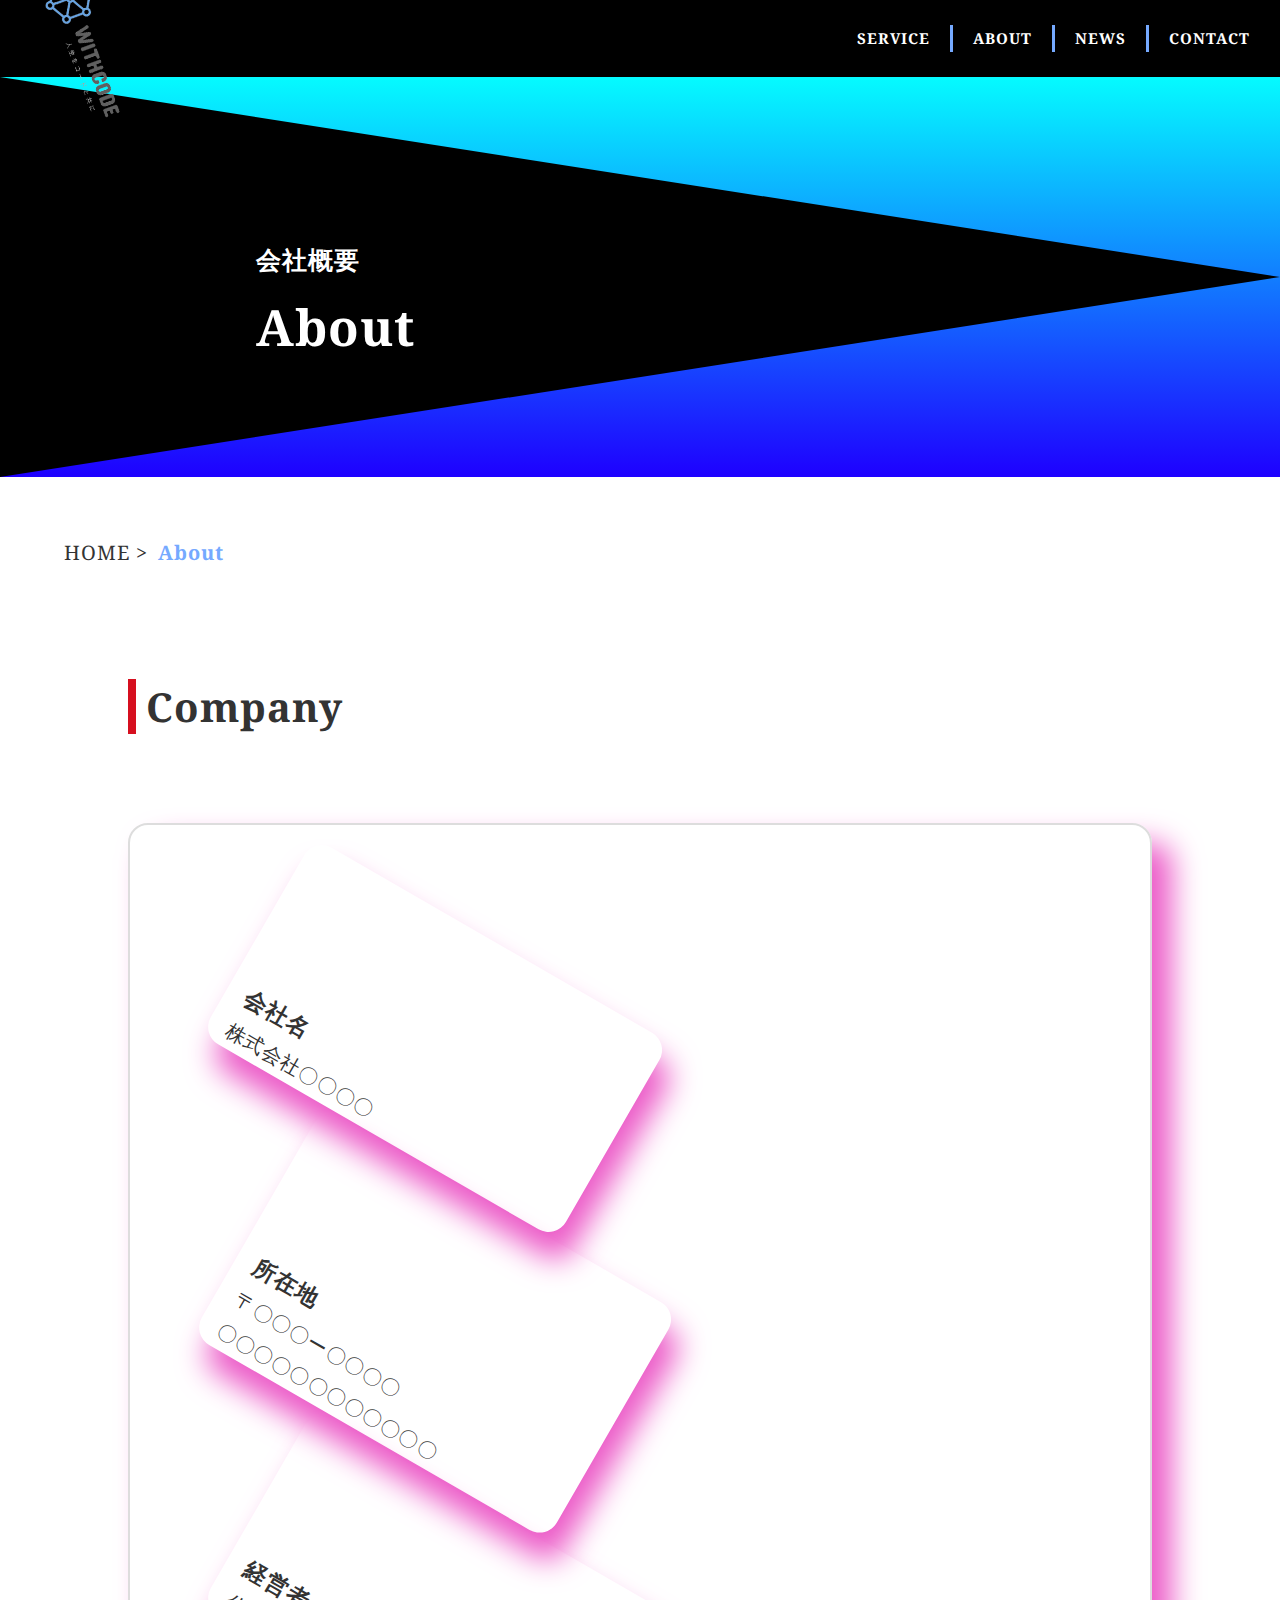
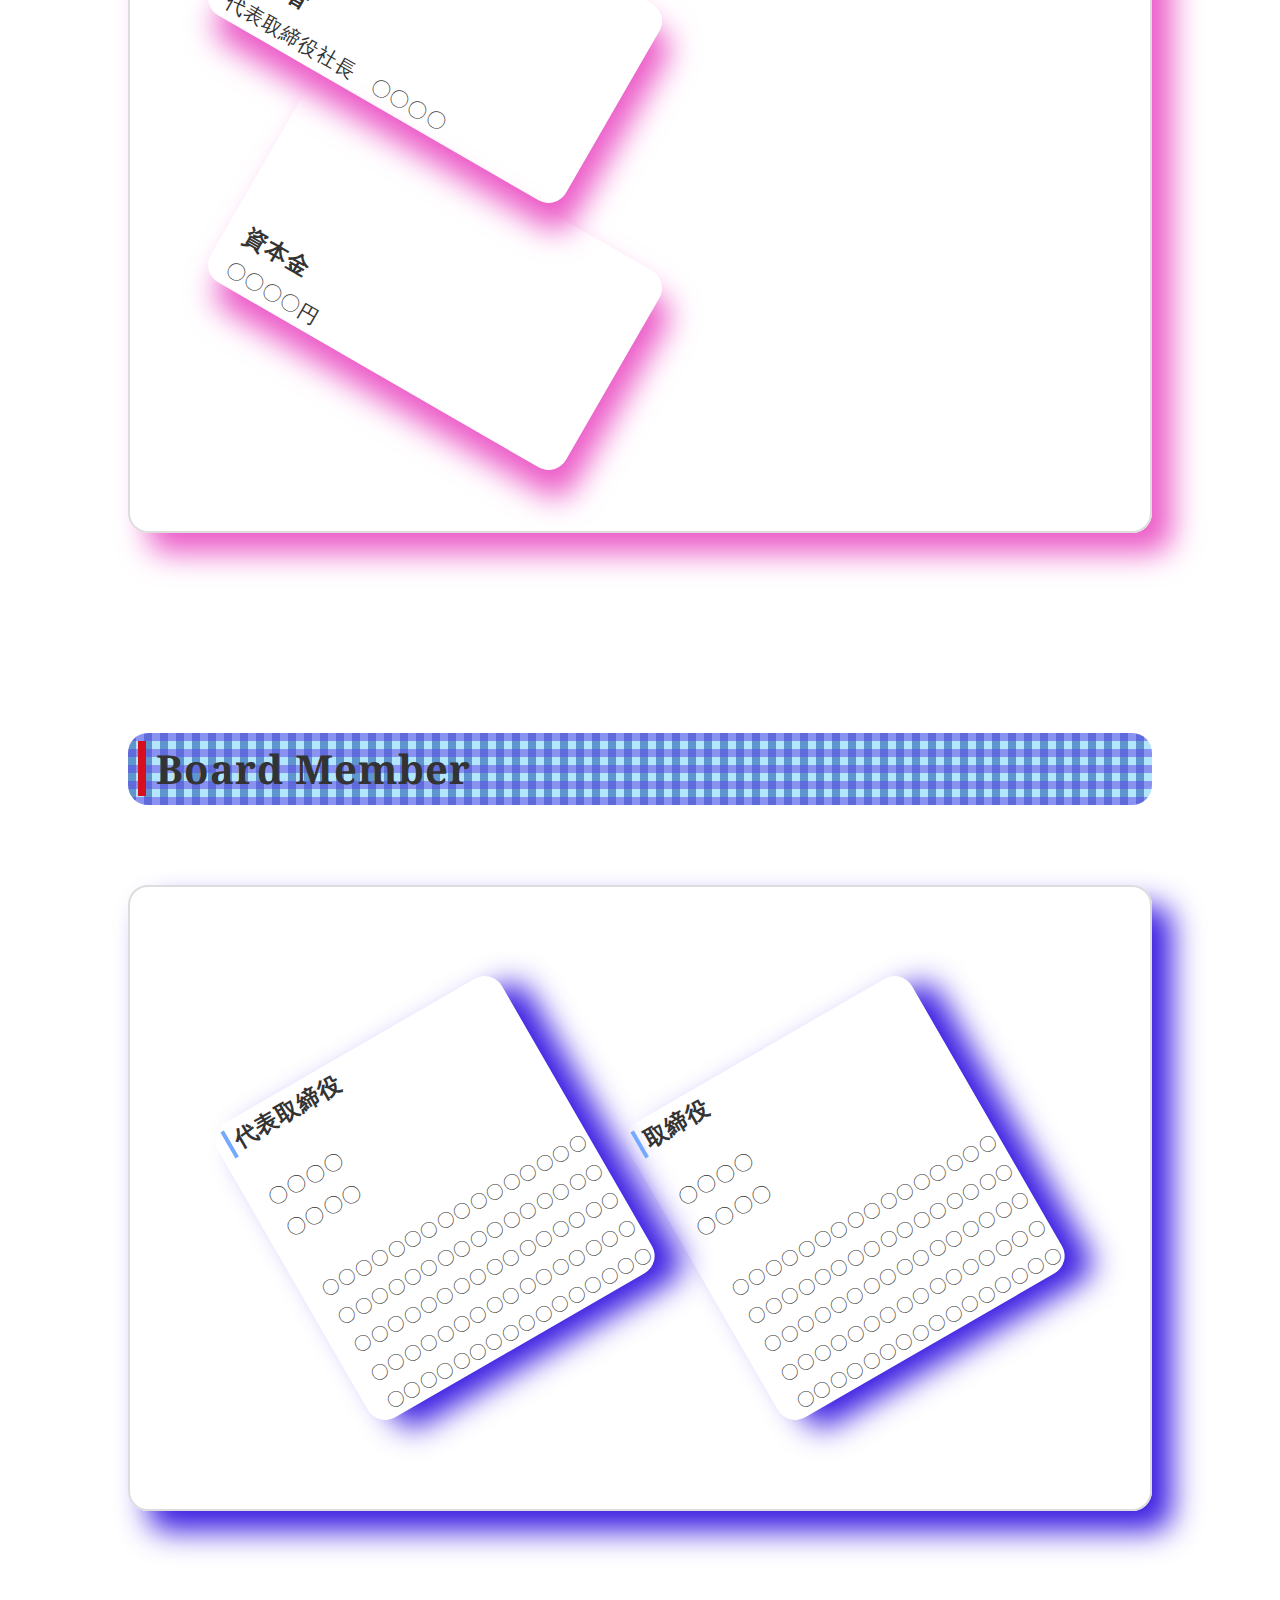
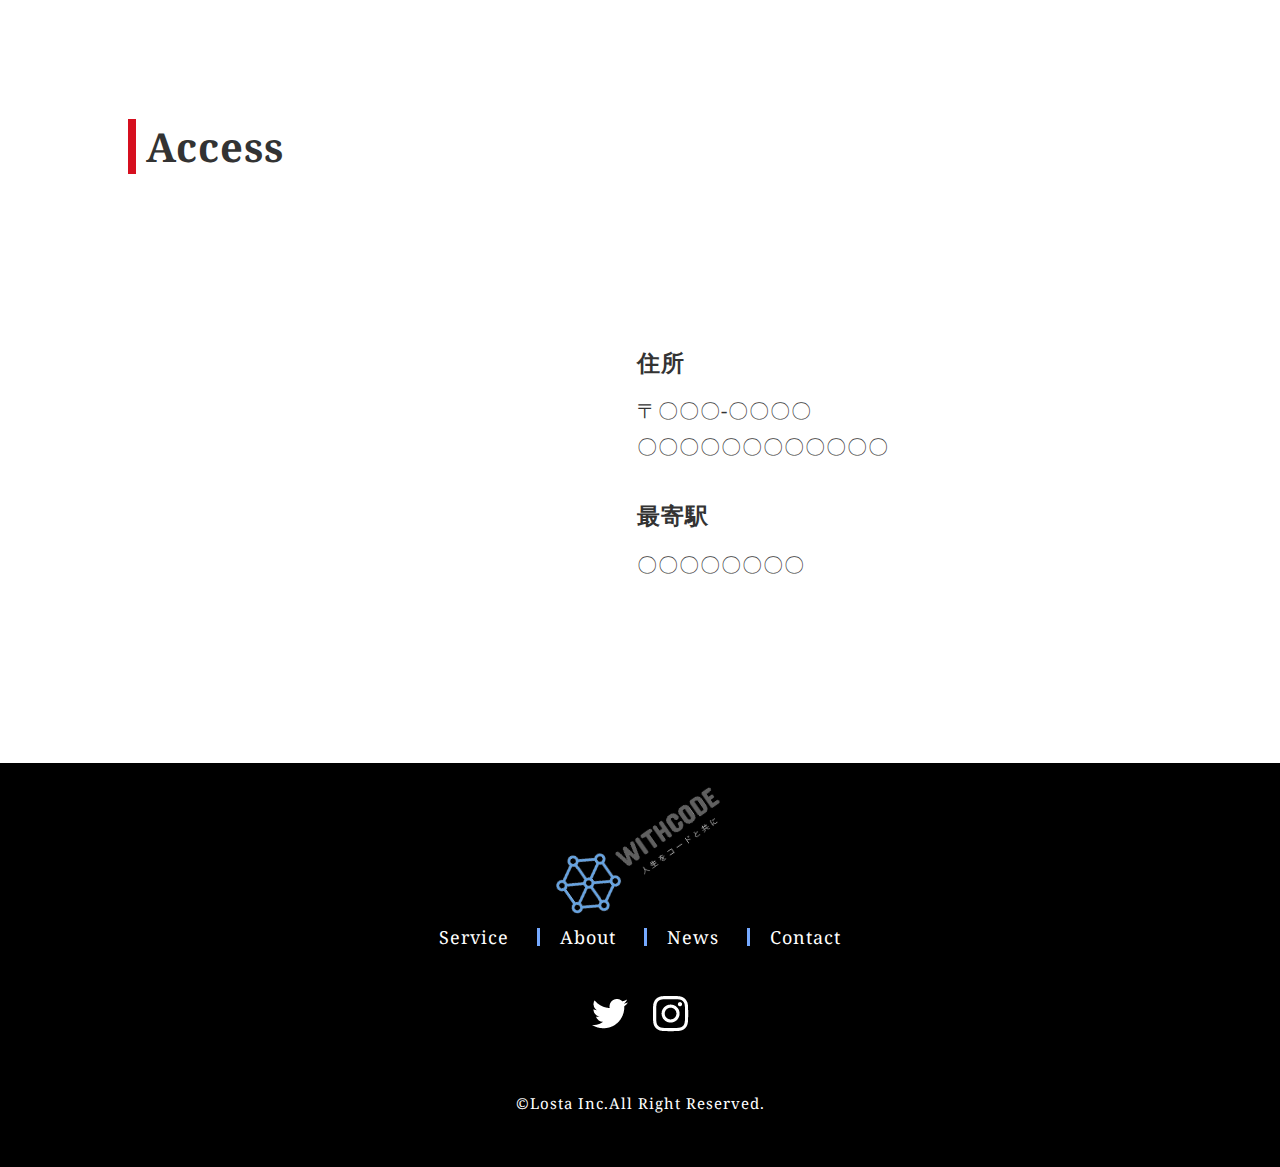
<file: html/about.html>
<!DOCTYPE html>
<html>
  <head>
    <meta charset="UTF-8">
    <title>プログラミング教材「WithCode+」</title>
    <meta name="description" content="「人生をコードと共に」というビジョンを達成するべく、皆さんのプログラミング学習をサポートします。">
    <meta name="keywords" content="IT,プログラミング,コミュニティ">
    <meta name="viewport" content="width=device-width, initial-scale=1.0">
    <meta property="og:title" content="プログラミング教材「WithCode+」">
    <meta property="og:type" content="article">
    <meta property="og:url" content="https://withcode-plus.tech">
    <meta property="og:image" content="img/logo.png">
    <meta property="og:description" content="「人生をコードと共に」というビジョンを達成するべく、皆さんのプログラミング学習をサポートします。">
    <meta property="og:site_name" content="プログラミング教材">
    <link rel="icon" href="../favicon.ico">
    <link rel="apple-touch-icon" sizes="180×180" href="img/logo.png">
    <link rel="stylesheet" type="text/css" href="../css/reset.css">
    <link rel="stylesheet" type="text/css" href="../css/common1.css">
    <link rel="stylesheet" type="text/css" href="../css/common2.css">
    <link rel="stylesheet" type="text/css" href="../css/about.css">
    <link rel="preconnect" href="https://fonts.gstatic.com">
    <link href="https://fonts.googleapis.com/css2?family=Noto+Serif:ital,wght@0,400;0,700;1,400;1,700&display=swap"
      rel="stylesheet">
  </head>

  <body>
    <header>
      <div class="header_all">
        <a href="../index.html" class="logo">
          <img src="../img/logo.png" alt="ロゴ画像">
        </a>
        <nav class="navbar">
          <ul>
            <li><a href="../index.html" class="respons">TOP</a></li>
            <li><a href="service.html">SERVICE</a></li>
            <li><a href="about.html">ABOUT</a></li>
            <li><a href="news.html">NEWS</a></li>
            <li><a href="contact.html">CONTACT</a></li>
          </ul>
        </nav>
      </div>
      <p class="drawer"></p>
    </header>
    <main>
      <section class="top">
        <div class="top_bg">
          <p class="top_ttl">
            <small>会社概要</small>
            About
          </p>
        </div>
      </section>

      <section class="breadcrumb">
        <ul>
          <li>
            <a href="../index.html"><span>HOME</span></a>
          </li>
          <li>
            <a href="service.html"><span class="color">About</span></a>
          </li>
        </ul>
      </section>

      <section class="about_com">
       <div class="inner">
         <h2 class="section_ttl"><small></small>Company</h2>
         <div class="about_com_all">
         <div class="about_com_list">
           <div class="about_com_item">
             <h3 class="about_com_ttl">会社名</h3><br>
             <p class="about_com_txt">株式会社〇〇〇〇</p>
           </div>
          <div class="about_com_item">
            <h3 class="about_com_ttl">所在地</h3><br>
            <div class="about_com_content">
            <p class="about_com_txt">
             〒〇〇〇ー〇〇〇〇<br>
            〇〇〇〇〇〇〇〇〇〇〇〇
            </p>
          </div>
          </div>
          <div class="about_com_item">
            <h3 class="about_com_ttl">経営者</h3><br>
            <p class="about_com_txt">代表取締役社長　〇〇〇〇</p>
          </div>
          <div class="about_com_item">
            <h3 class="about_com_ttl">資本金</h3><br>
            <p class="about_com_txt">〇〇〇〇円</p>
          </div>
         </div>
        </div>
       </div>
      </section>

      <section class="about_mem">
        <div class="inner">
          <h2 class="section_ttl"><small></small>Board Member</h2>
          <div class="about_mem_all">
            <div class="about_mem_per">
              <h3 class="about_mem_ttl">代表取締役</h3>
              <p class="about_mem_name">〇〇〇〇<br>〇〇〇〇</p>
              <p class="about_mem_txt">
                〇〇〇〇〇〇〇〇〇〇〇〇〇〇〇〇〇〇〇〇〇〇〇〇〇〇〇〇〇〇〇〇〇〇〇〇〇〇〇〇〇〇〇〇〇〇〇〇〇〇〇〇〇〇〇〇〇〇〇〇〇〇〇〇〇〇〇〇〇〇〇〇〇〇〇〇〇〇〇〇
              </p>
            </div>
            <div class="about_mem_per">
              <h3 class="about_mem_ttl">取締役</h3>
              <p class="about_mem_name">〇〇〇〇<br>〇〇〇〇</p>
              <p class="about_mem_txt">
                〇〇〇〇〇〇〇〇〇〇〇〇〇〇〇〇〇〇〇〇〇〇〇〇〇〇〇〇〇〇〇〇〇〇〇〇〇〇〇〇〇〇〇〇〇〇〇〇〇〇〇〇〇〇〇〇〇〇〇〇〇〇〇〇〇〇〇〇〇〇〇〇〇〇〇〇〇〇〇〇
              </p>
            </div>
          </div>
        </div>
      </section>

      <section class="about_acc">
        <div class="inner">
          <h2 class="section_ttl"><small></small>Access</h2>
           <div class="about_acc_map">
             <iframe src="https://www.google.com/maps/embed?pb=!1m18!1m12!1m3!1d3241.769987216786!2d139.69944711532793!3d35.65803823885082!2m3!1f0!2f0!3f0!3m2!1i1024!2i768!4f13.1!3m3!1m2!1s0x60188b563b00109f%3A0x337328def1e2ab26!2z5riL6LC36aeF!5e0!3m2!1sja!2sjp!4v1614969560710!5m2!1sja!2sjp"
width="600" height="450" style="border:0;" allowfullscreen="" loading="lazy">" frameborder="0"></iframe>
           </div>
          <div class="inner">
            <div class="about_acc_list">
              <div class="about_acc_item">
                <h3 class="about_acc_ttl">住所</h3>
                <p class="about_acc_txt">
                  〒〇〇〇-〇〇〇〇<br>
                  〇〇〇〇〇〇〇〇〇〇〇〇
                </p>
              </div>
              <div class="about_acc_item">
                <h3 class="about_acc_ttl">最寄駅</h3>
                <p class="about_acc_txt">
                  〇〇〇〇〇〇〇〇
                </p>
              </div>
            </div>
          </div>
        </div>
      </section>
    </main>

    <footer>
      <div class="footer_logo">
        <a href="../index.html">
          <img src="../img/logo.png" alt="ロゴ画像">
        </a>
      </div>
      <ul class="footer_list">
        <li class="footer_item">
          <a href="service.html" class="nav_link">Service</a>
        </li>
        <li class="footer_item">
          <a href="about.html" class="nav_link">About</a>
        </li>
        <li class="footer_item">
          <a href="news.html" class="nav_link">News</a>
        </li>
        <li class="footer_item">
          <a href="contact.html" class="nav_link">Contact</a>
        </li>
      </ul>
      <ul class="footer_sns">
        <li class="sns_icon1">
          <a href="#"><img src="../img/twitter.png" alt="Twitterアイコン"></a>
        </li>
        <li class="sns_icon2">
          <a href="#"><img src="../img/instagram.png" alt="Instagramアイコン"></a>
        </li>
      </ul>
      <small class="footer_txt">©Losta Inc.All Right Reserved.</small>
    </footer>

    

    <script src="https://ajax.googleapis.com/ajax/libs/jquery/3.5.1/jquery.min.js"></script>
    <script type="text/javascript" src="../js/common.js"></script>
  </body>

</html>
</file>
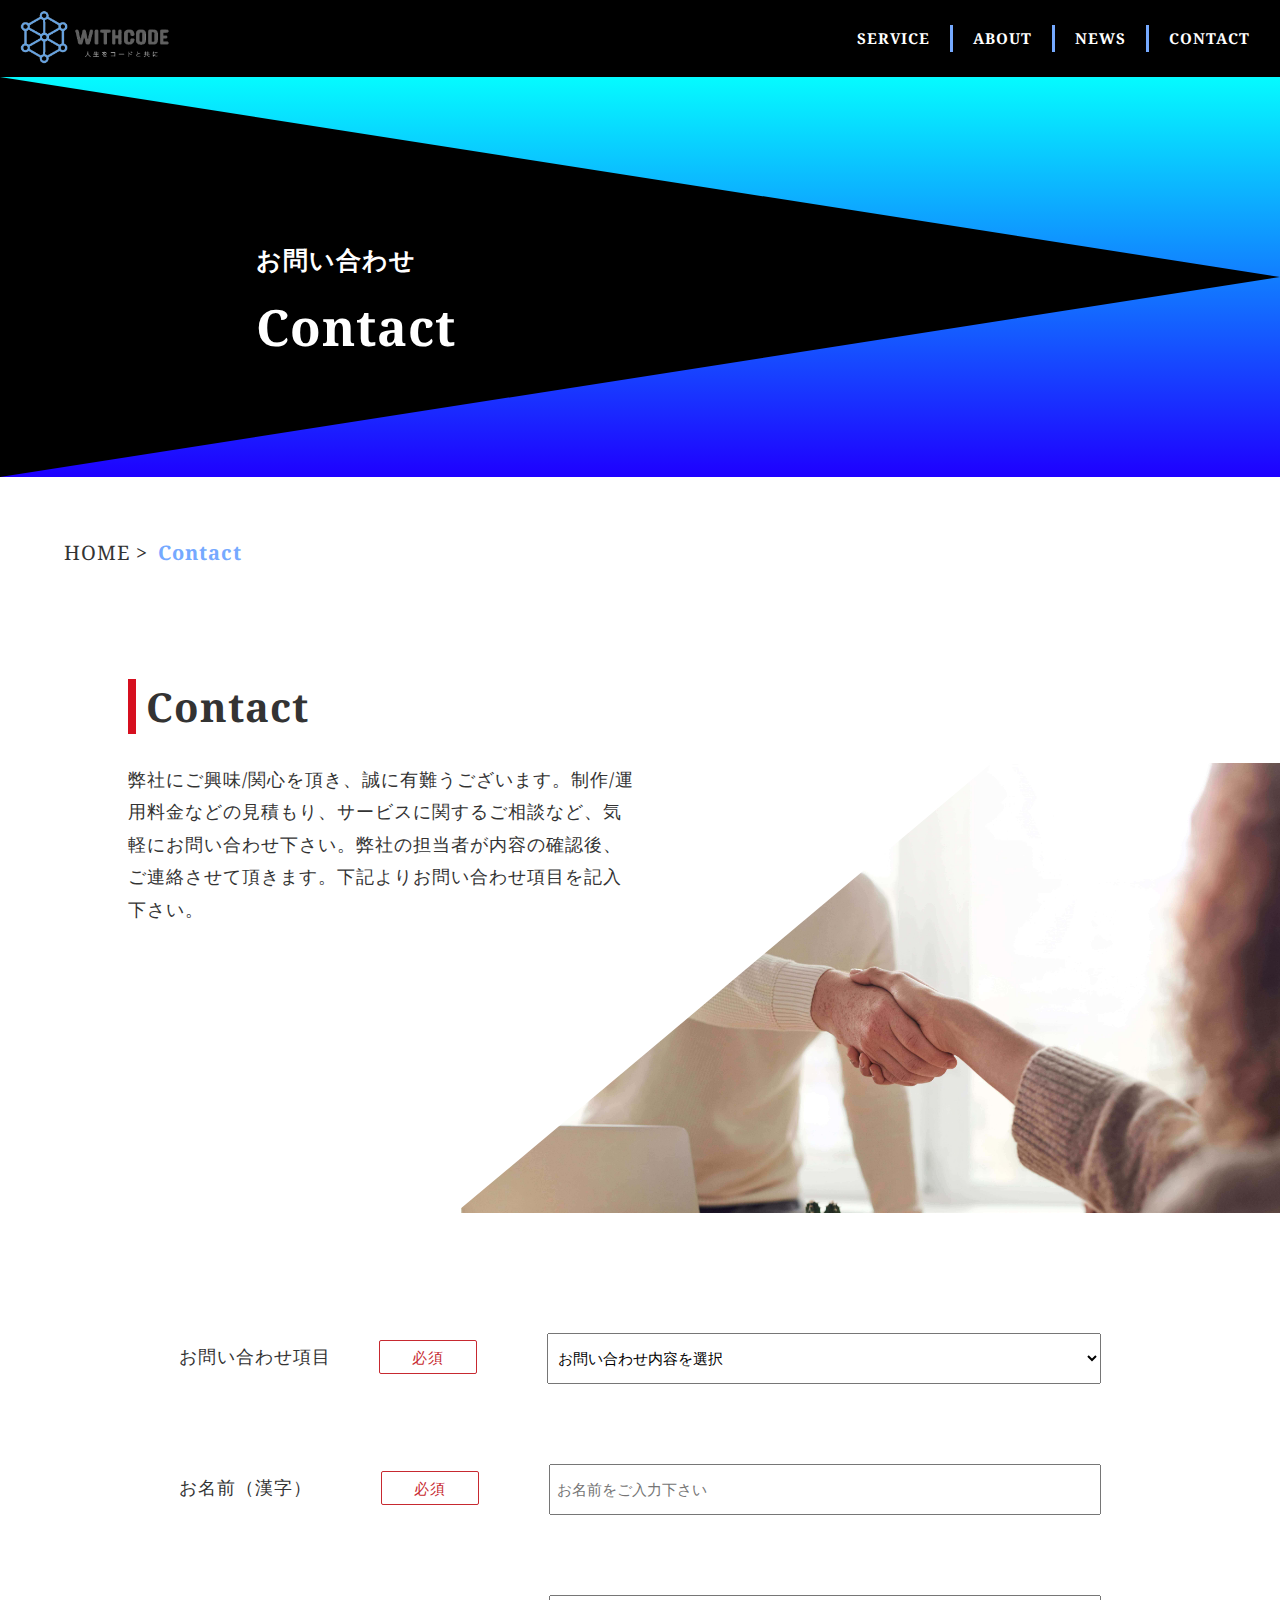
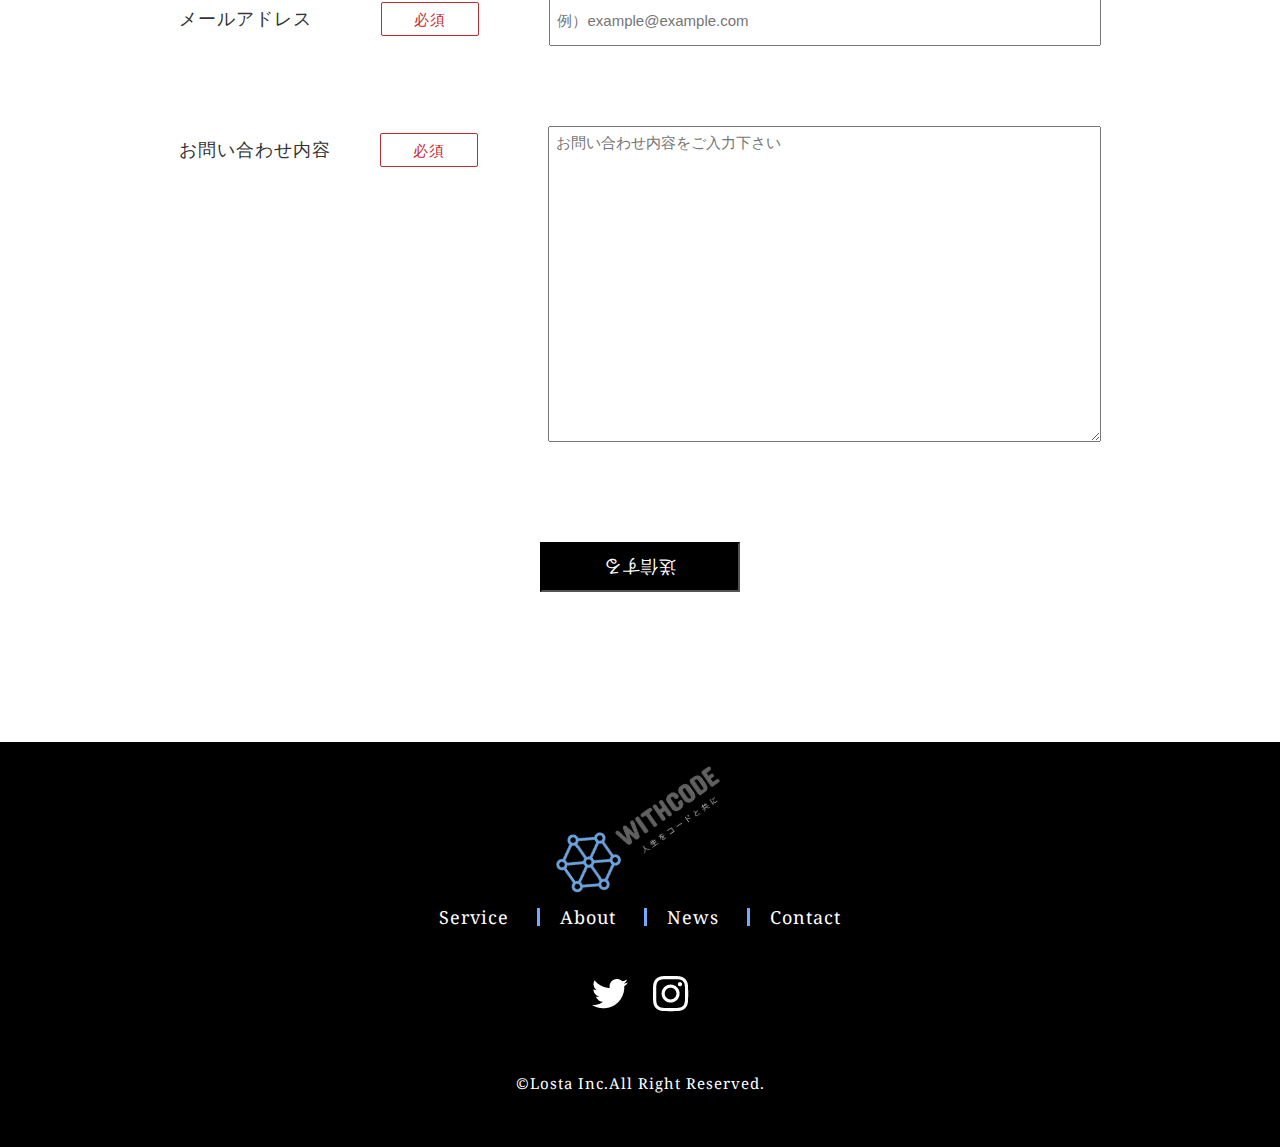
<file: html/contact.html>
<!DOCTYPE html>
<html>
  <head>
    <meta charset="UTF-8">
    <title>プログラミング教材「WithCode+」</title>
    <meta name="description" content="「人生をコードと共に」というビジョンを達成するべく、皆さんのプログラミング学習をサポートします。">
    <meta name="keywords" content="IT,プログラミング,コミュニティ">
    <meta name="viewport" content="width=device-width, initial-scale=1.0">
    <meta property="og:title" content="プログラミング教材「WithCode+」">
    <meta property="og:type" content="article">
    <meta property="og:url" content="https://withcode-plus.tech">
    <meta property="og:image" content="img/logo.png">
    <meta property="og:description" content="「人生をコードと共に」というビジョンを達成するべく、皆さんのプログラミング学習をサポートします。">
    <meta property="og:site_name" content="プログラミング教材">
    <link rel="icon" href="../favicon.ico">
    <link rel="apple-touch-icon" sizes="180×180" href="img/logo.png">
    <link rel="stylesheet" type="text/css" href="../css/reset.css">
    <link rel="stylesheet" type="text/css" href="../css/common1.css">
    <link rel="stylesheet" type="text/css" href="../css/common2.css">
    <link rel="stylesheet" type="text/css" href="../css/contact.css">
    <link rel="preconnect" href="https://fonts.gstatic.com">
    <link href="https://fonts.googleapis.com/css2?family=Noto+Serif:ital,wght@0,400;0,700;1,400;1,700&display=swap"
      rel="stylesheet">
  </head>

  <body>
    <header>
      <div class="header_all">
        <a href="../index.html" class="logo">
          <img src="../img/logo.png" alt="ロゴ画像">
        </a>
        <nav class="navbar">
          <ul>
            <li><a href="../index.html" class="respons">TOP</a></li>
            <li><a href="service.html">SERVICE</a></li>
            <li><a href="about.html">ABOUT</a></li>
            <li><a href="news.html">NEWS</a></li>
            <li><a href="contact.html">CONTACT</a></li>
          </ul>
        </nav>
      </div>
      <p class="drawer"></p>
    </header>

    <main>
    <section class="top">
      <div class="top_bg">
        <p class="top_ttl">
          <small>お問い合わせ</small>
          Contact
        </p>
      </div>
    </section>

    <section class="breadcrumb">
      <ul>
        <li>
          <a href="../index.html"><span>HOME</span></a>
        </li>
        <li>
          <a href="service.html"><span class="color">Contact</span></a>
        </li>
      </ul>
    </section>

    <section class="contact">
      <div class="inner">
        <h2 class="section_ttl"><small></small>Contact</h2>
        <div class="contact_item">
          <p class="contact_txt">
            弊社にご興味/関心を頂き、誠に有難うございます。制作/運用料金などの見積もり、サービスに関するご相談など、気軽にお問い合わせ下さい。弊社の担当者が内容の確認後、ご連絡させて頂きます。下記よりお問い合わせ項目を記入下さい。
          </p>
        </div>
        <div class="contact_img"></div>
        <form action="mail.php" class="contact_form" id="form" method="POST">
          <div class="contact_box">
            <label for="name" class="contact_form_ttl">お問い合わせ項目</label>
            <select class="contact_form_box1" name="subject" required="required">
              <optgroup value>
                <option class="select_with" value="プルダウンメニューで問い合わせ内容を選択" hidden>お問い合わせ内容を選択</option>
                <option class="select_with" value="サイト制作/運用の見積もり">サイト制作/運用の見積もり</option>
                <option class="select_with" value="システム制作/運用の見積もり">システム開発/運用の見積もり</option>
                <option class="select_with" value="その他">その他</option>
              </optgroup>
            </select>
          </div>
          <div class="contact_box">
            <label for="name" class="contact_form_ttl">お名前（漢字）</label>
            <input type="text" class="contact_form_box2" name="" required="required" placeholder="お名前をご入力下さい">
          </div>
          <div class="contact_box">
            <label for="email" class="contact_form_ttl">メールアドレス</label>
            <input type="email" class="contact_form_box2" name="" required="required" placeholder="例）example@example.com">
          </div>
          <div class="contact_box _area">
            <label for="message" class="contact_form_ttl _ttl">お問い合わせ内容</label>
            <textarea name="message" class="contact_txtarea" id="message" cols="30" rows="10" required="required"
              placeholder="お問い合わせ内容をご入力下さい"></textarea>
          </div>
          <button type="submit" class="contact_btn">送信する</button>
        </form>
      </div>
    </section>
    </main>

    <footer>
      <div class="footer_logo">
        <a href="../index.html">
          <img src="../img/logo.png" alt="ロゴ画像">
        </a>
      </div>
      <ul class="footer_list">
        <li class="footer_item">
          <a href="service.html" class="nav_link">Service</a>
        </li>
        <li class="footer_item">
          <a href="about.html" class="nav_link">About</a>
        </li>
        <li class="footer_item">
          <a href="news.html" class="nav_link">News</a>
        </li>
        <li class="footer_item">
          <a href="contact.html" class="nav_link">Contact</a>
        </li>
      </ul>
      <ul class="footer_sns">
        <li class="sns_icon1">
          <a href="#"><img src="../img/twitter.png" alt="Twitterアイコン"></a>
        </li>
        <li class="sns_icon2">
          <a href="#"><img src="../img/instagram.png" alt="Instagramアイコン"></a>
        </li>
      </ul>
      <small class="footer_txt">©Losta Inc.All Right Reserved.</small>
    </footer>
    
    <script src="https://ajax.googleapis.com/ajax/libs/jquery/3.5.1/jquery.min.js"></script>
    <script type="text/javascript" src="../js/common.js"></script>
  </body>
</html>
</file>
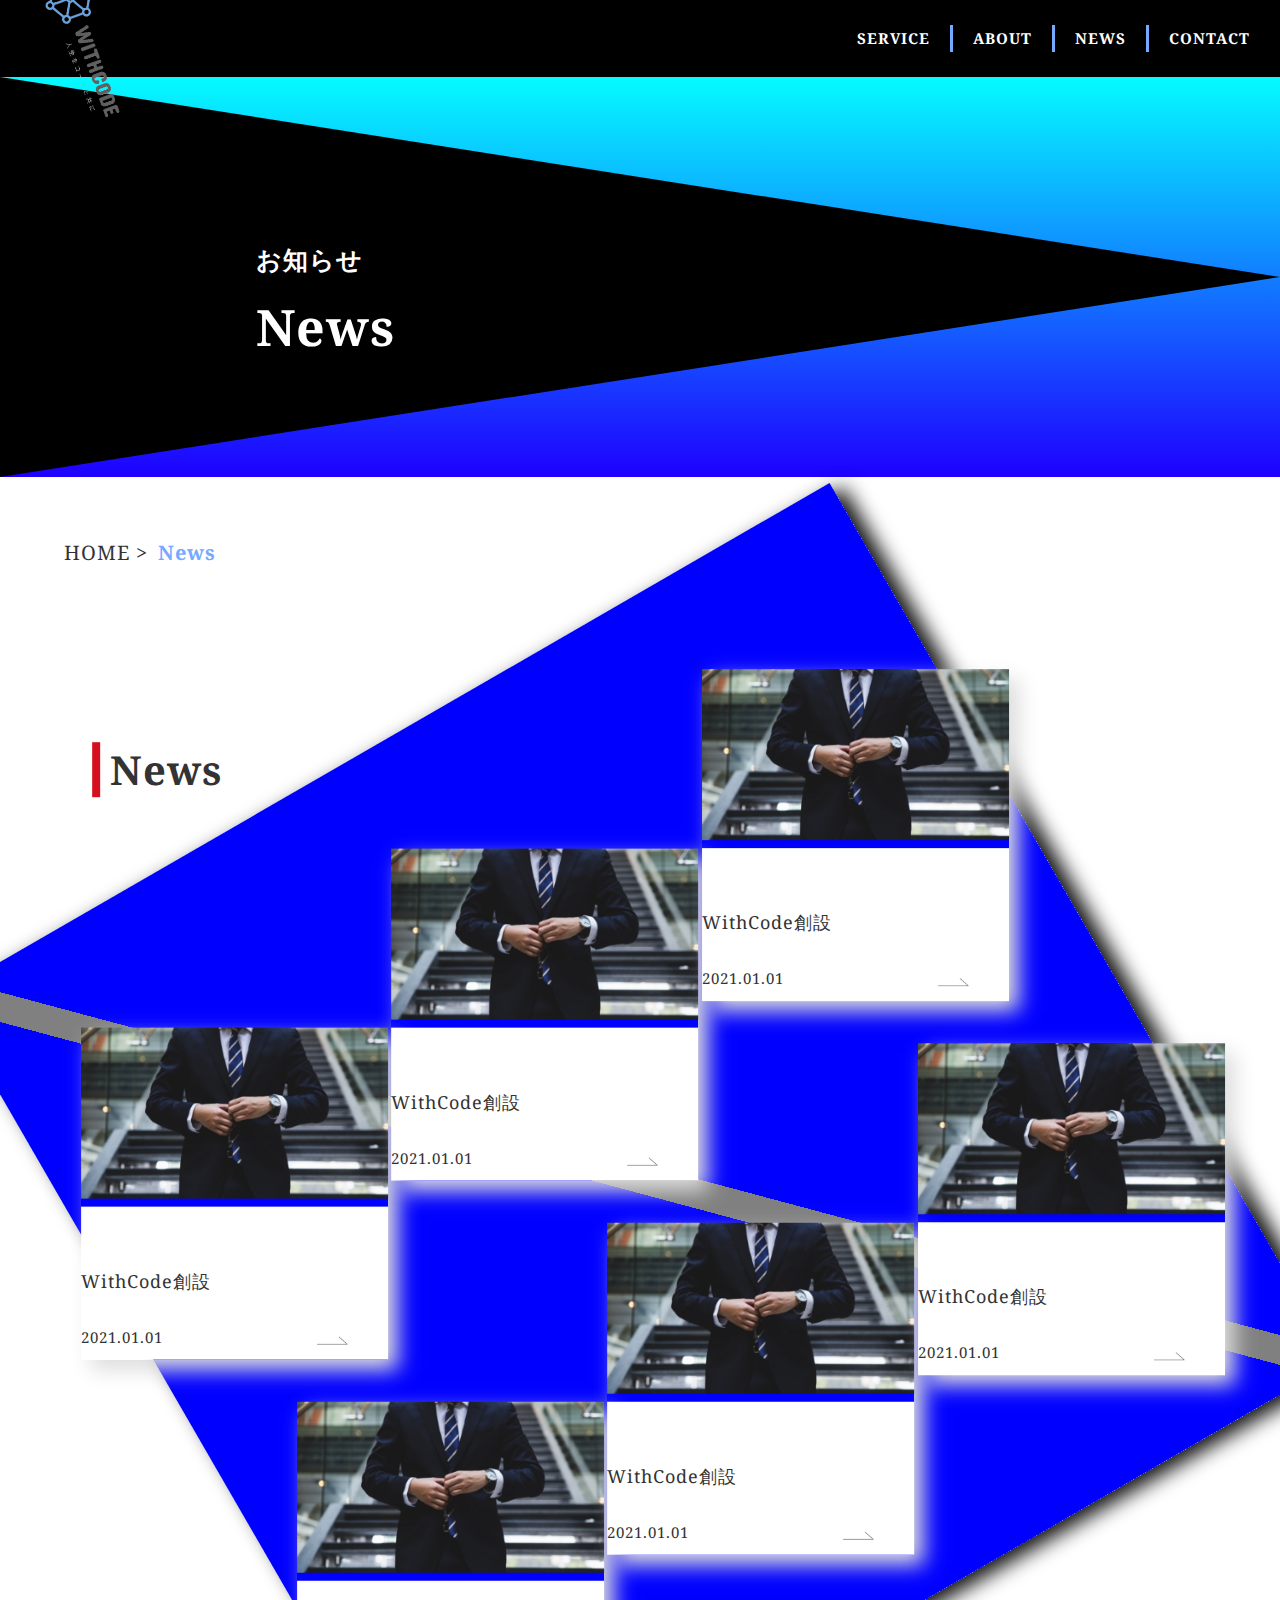
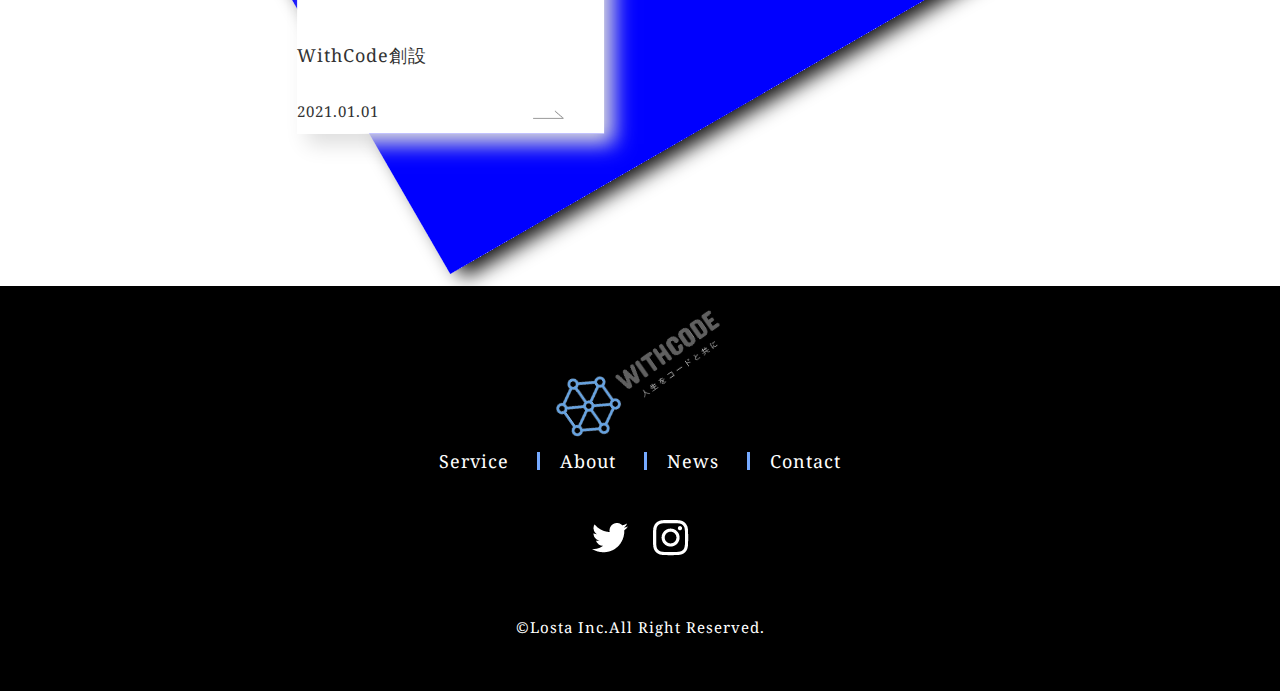
<file: html/news.html>
<!DOCTYPE html>
<html>
  <head>
    <meta charset="UTF-8">
    <title>プログラミング教材「WithCode+」</title>
    <meta name="description" content="「人生をコードと共に」というビジョンを達成するべく、皆さんのプログラミング学習をサポートします。">
    <meta name="keywords" content="IT,プログラミング,コミュニティ">
    <meta name="viewport" content="width=device-width, initial-scale=1.0">
    <meta property="og:title" content="プログラミング教材「WithCode+」">
    <meta property="og:type" content="article">
    <meta property="og:url" content="https://withcode-plus.tech">
    <meta property="og:image" content="img/logo.png">
    <meta property="og:description" content="「人生をコードと共に」というビジョンを達成するべく、皆さんのプログラミング学習をサポートします。">
    <meta property="og:site_name" content="プログラミング教材">
    <link rel="icon" href="../favicon.ico">
    <link rel="apple-touch-icon" sizes="180×180" href="img/logo.png">
    <link rel="stylesheet" type="text/css" href="../css/reset.css">
    <link rel="stylesheet" type="text/css" href="../css/common1.css">
    <link rel="stylesheet" type="text/css" href="../css/common2.css">
    <link rel="stylesheet" type="text/css" href="../css/news.css">
    <link rel="preconnect" href="https://fonts.gstatic.com">
    <link href="https://fonts.googleapis.com/css2?family=Noto+Serif:ital,wght@0,400;0,700;1,400;1,700&display=swap"
      rel="stylesheet">
  </head>

  <body>
    <header>
      <div class="header_all">
        <a href="../index.html" class="logo">
          <img src="../img/logo.png" alt="ロゴ画像">
        </a>
        <nav class="navbar">
          <ul>
            <li><a href="../index.html" class="respons">TOP</a></li>
            <li><a href="service.html">SERVICE</a></li>
            <li><a href="about.html">ABOUT</a></li>
            <li><a href="news.html">NEWS</a></li>
            <li><a href="contact.html">CONTACT</a></li>
          </ul>
        </nav>
      </div>
      <p class="drawer"></p>
    </header>

    <main>
      <section class="top">
        <div class="top_bg">
          <p class="top_ttl">
            <small>お知らせ</small>
            News
          </p>
        </div>
      </section>

      <section class="breadcrumb">
        <ul>
          <li>
            <a href="../index.html"><span>HOME</span></a>
          </li>
          <li>
            <a href="service.html"><span class="color">News</span></a>
          </li>
        </ul>
      </section>

      <section class="news">
        <div class="inner">
          <h2 class="section_ttl"><small></small>News</h2>
          <div class="news_all">
            <ul class="news_list">
              <li class="news_item">
                <a href="news.html">
                  <div class="news_img">
                    <img src="../img/news.png" alt="ニュース画像">
                  </div>
                  <div class="news_txt">
                    <p class="news_ttl">WithCode創設</p>
                    <p class="news_date">2021.01.01</p>
                  </div>
                </a>
              </li>
              <li class="news_item">
                <a href="news.html">
                  <div class="news_img">
                    <img src="../img/news.png" alt="ニュース画像">
                  </div>
                  <div class="news_txt">
                    <p class="news_ttl">WithCode創設</p>
                    <p class="news_date">2021.01.01</p>
                  </div>
                </a>
              </li>
              <li class="news_item">
                <a href="news.html">
                  <div class="news_img">
                    <img src="../img/news.png" alt="ニュース画像">
                  </div>
                  <div class="news_txt">
                    <p class="news_ttl">WithCode創設</p>
                    <p class="news_date">2021.01.01</p>
                  </div>
                </a>
              </li>
            </ul>
            <ul class="news_list">
              <li class="news_item">
                <a href="news.html">
                  <div class="news_img">
                    <img src="../img/news.png" alt="ニュース画像">
                  </div>
                  <div class="news_txt">
                    <p class="news_ttl">WithCode創設</p>
                    <p class="news_date">2021.01.01</p>
                  </div>
                </a>
              </li>
              <li class="news_item">
                <a href="news.html">
                  <div class="news_img">
                    <img src="../img/news.png" alt="ニュース画像">
                  </div>
                  <div class="news_txt">
                    <p class="news_ttl">WithCode創設</p>
                    <p class="news_date">2021.01.01</p>
                  </div>
                </a>
              </li>
              <li class="news_item">
                <a href="news.html">
                  <div class="news_img">
                    <img src="../img/news.png" alt="ニュース画像">
                  </div>
                  <div class="news_txt">
                    <p class="news_ttl">WithCode創設</p>
                    <p class="news_date">2021.01.01</p>
                  </div>
                </a>
              </li>
            </ul>
          </div>
        </div>
      </section>
    </main>

    <footer>
      <div class="footer_logo">
        <a href="../index.html">
          <img src="../img/logo.png" alt="ロゴ画像">
        </a>
      </div>
      <ul class="footer_list">
        <li class="footer_item">
          <a href="service.html" class="nav_link">Service</a>
        </li>
        <li class="footer_item">
          <a href="about.html" class="nav_link">About</a>
        </li>
        <li class="footer_item">
          <a href="news.html" class="nav_link">News</a>
        </li>
        <li class="footer_item">
          <a href="contact.html" class="nav_link">Contact</a>
        </li>
      </ul>
      <ul class="footer_sns">
        <li class="sns_icon1">
          <a href="#"><img src="../img/twitter.png" alt="Twitterアイコン"></a>
        </li>
        <li class="sns_icon2">
          <a href="#"><img src="../img/instagram.png" alt="Instagramアイコン"></a>
        </li>
      </ul>
      <small class="footer_txt">©Losta Inc.All Right Reserved.</small>
    </footer>

    <script src="https://ajax.googleapis.com/ajax/libs/jquery/3.5.1/jquery.min.js"></script>
    <script type="text/javascript" src="../js/common.js"></script>
  </body>
</html>
</file>
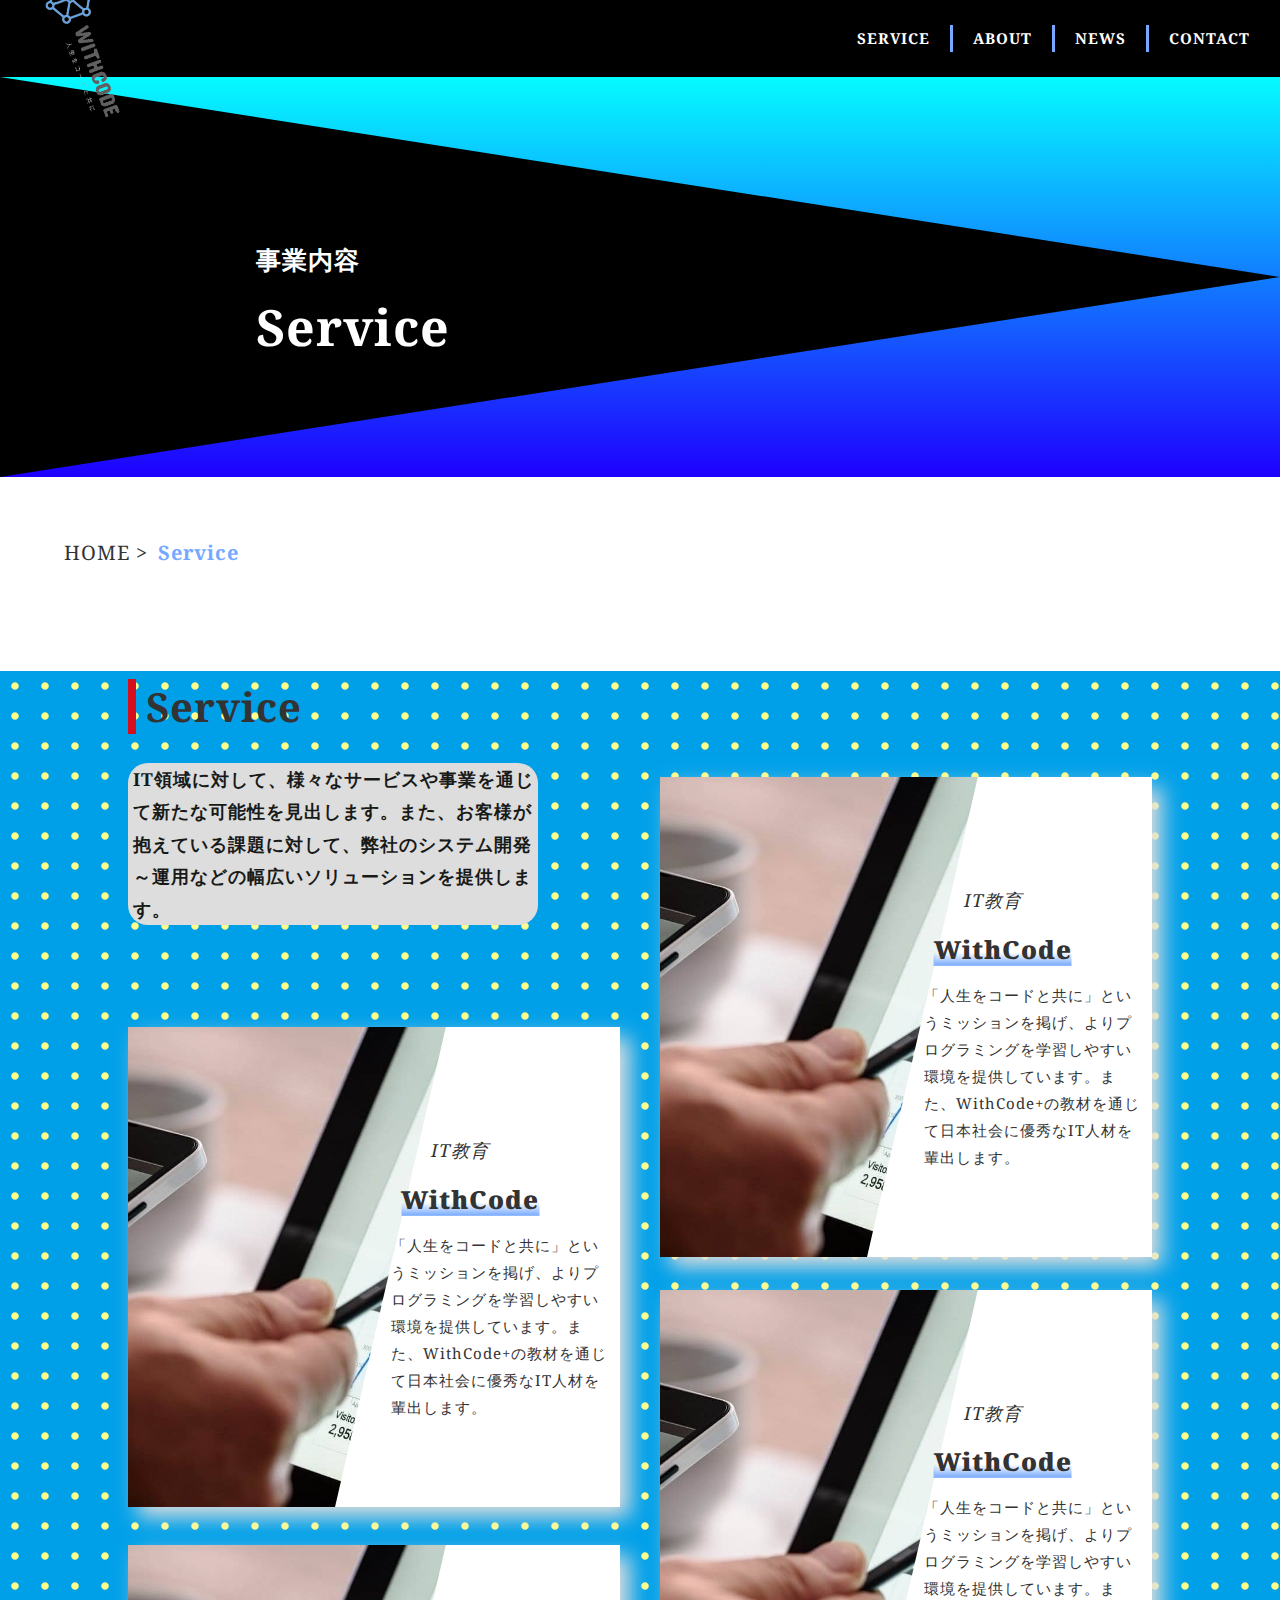
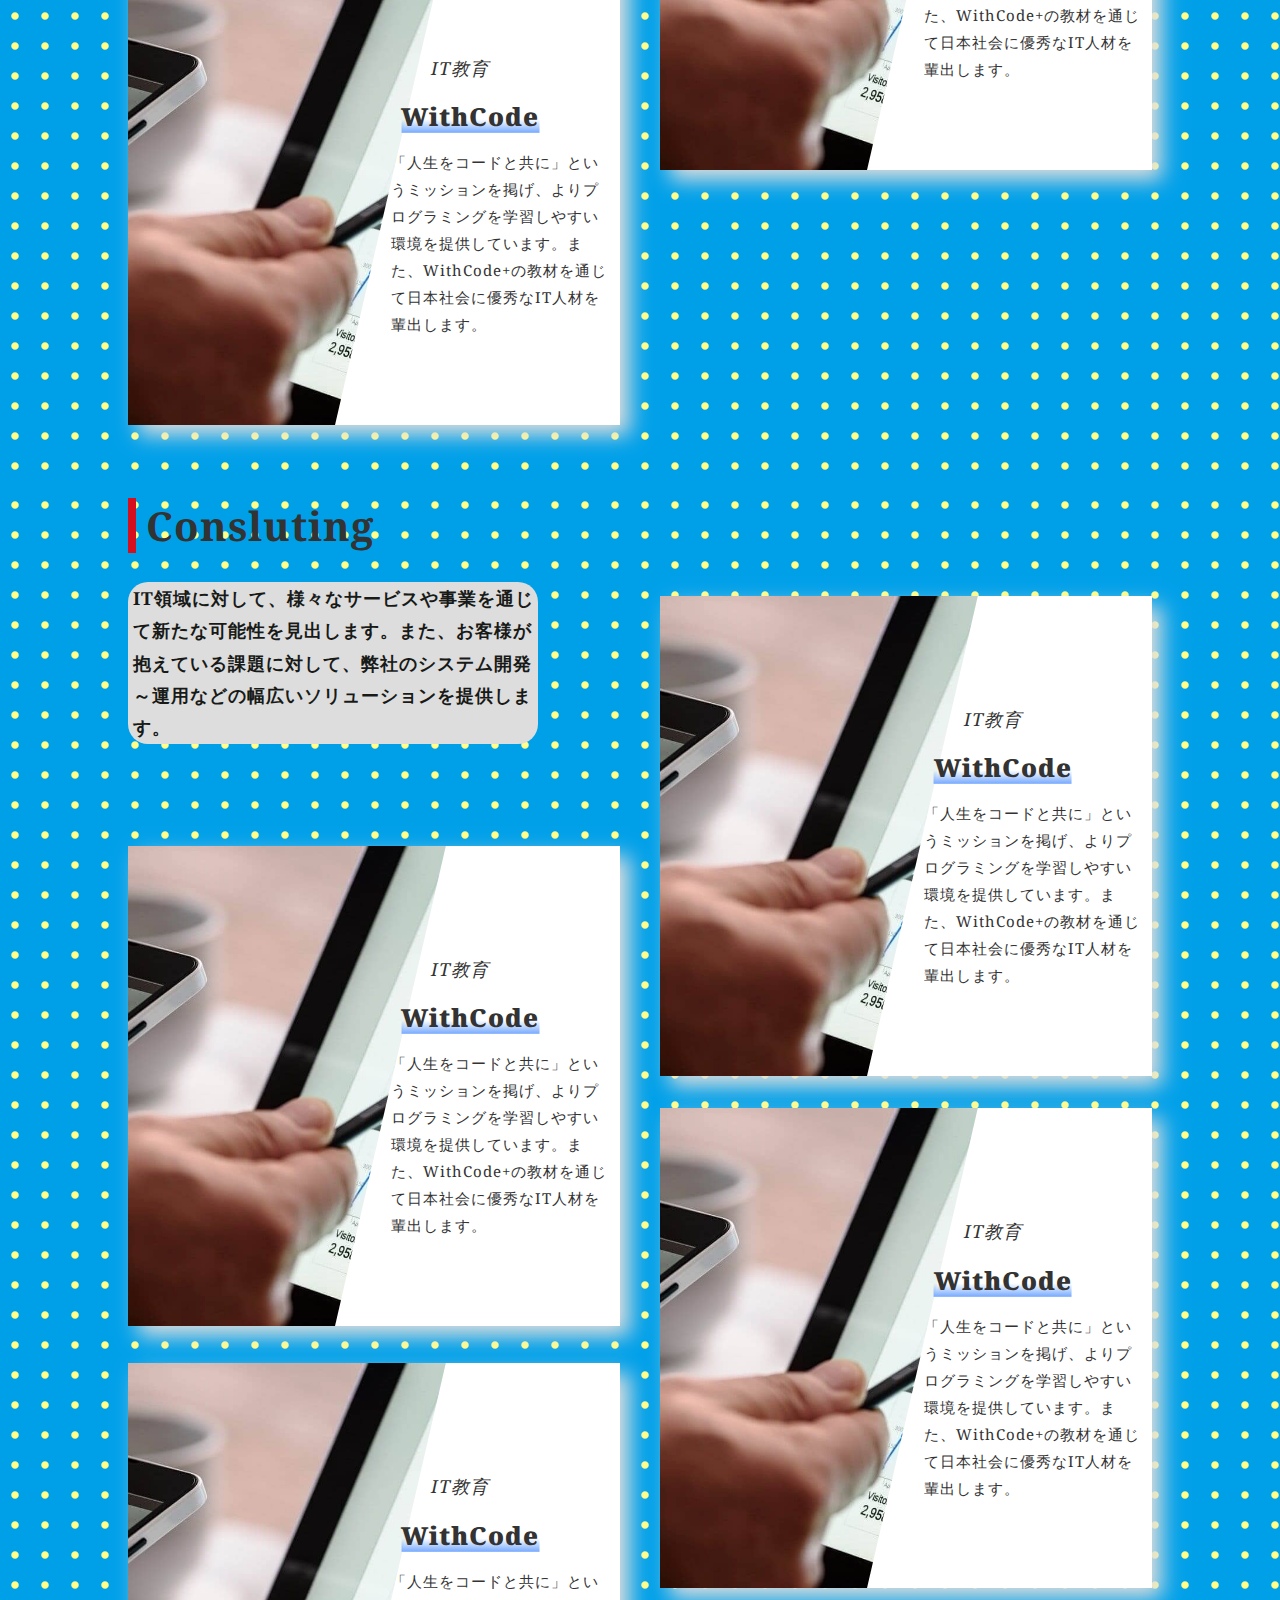
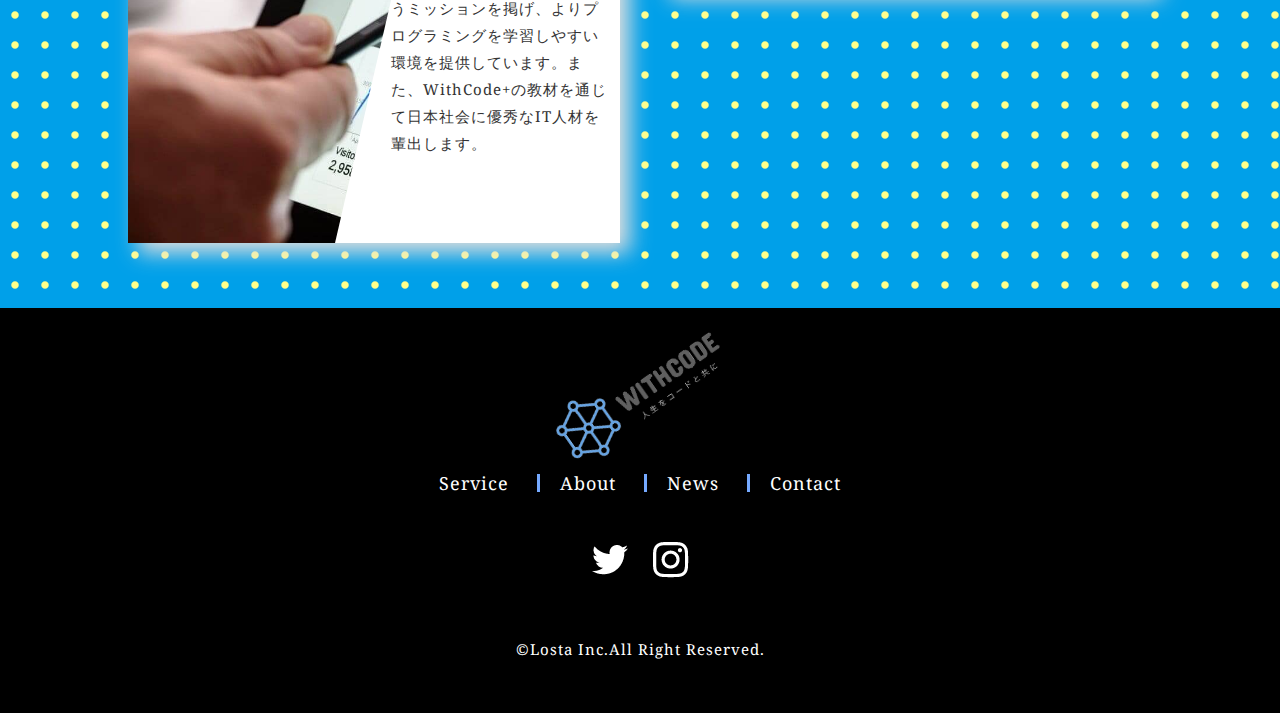
<file: html/service.html>
<!DOCTYPE html>
<html>

<head>
  <meta charset="UTF-8">
  <title>プログラミング教材「WithCode+」</title>
  <meta name="description" content="「人生をコードと共に」というビジョンを達成するべく、皆さんのプログラミング学習をサポートします。">
  <meta name="keywords" content="IT,プログラミング,コミュニティ">
  <meta name="viewport" content="width=device-width, initial-scale=1.0">
  <meta property="og:title" content="プログラミング教材「WithCode+」">
  <meta property="og:type" content="article">
  <meta property="og:url" content="https://withcode-plus.tech">
  <meta property="og:image" content="img/logo.png">
  <meta property="og:description" content="「人生をコードと共に」というビジョンを達成するべく、皆さんのプログラミング学習をサポートします。">
  <meta property="og:site_name" content="プログラミング教材">
  <link rel="icon" href="../favicon.ico">
  <link rel="apple-touch-icon" sizes="180×180" href="img/logo.png">
  <link rel="stylesheet" type="text/css" href="../css/reset.css">
  <link rel="stylesheet" type="text/css" href="../css/common1.css">
  <link rel="stylesheet" type="text/css" href="../css/common2.css">
  <link rel="stylesheet" type="text/css" href="../css/service.css">
  <link rel="preconnect" href="https://fonts.gstatic.com">
  <link href="https://fonts.googleapis.com/css2?family=Noto+Serif:ital,wght@0,400;0,700;1,400;1,700&display=swap"
    rel="stylesheet">
</head>


<body>
  <header>
    <div class="header_all">
      <a href="../index.html" class="logo">
        <img src="../img/logo.png" alt="ロゴ画像">
      </a>
      <nav class="navbar">
        <ul>
          <li><a href="../index.html" class="respons">TOP</a></li>
          <li><a href="service.html">SERVICE</a></li>
          <li><a href="about.html">ABOUT</a></li>
          <li><a href="news.html">NEWS</a></li>
          <li><a href="contact.html">CONTACT</a></li>
        </ul>
      </nav>
    </div>
    <p class="drawer"></p>
  </header>

  <main>
    <section class="top">
      <div class="top_bg">
        <p class="top_ttl">
          <small>事業内容</small>
          Service
        </p>
      </div>
    </section>

    <section class="breadcrumb">
      <ul>
        <li>
          <a href="../index.html"><span>HOME</span></a>
        </li>
        <li>
          <a href="service.html"><span class="color">Service</span></a>
        </li>
      </ul>
      </section>
      <section class="service">
        <div class="inner">
          <div class="intro">
            <h2 class="section_ttl"><small></small>Service</h2>
            <p class="intro_txt">
              IT領域に対して、様々なサービスや事業を通じて新たな可能性を見出します。また、お客様が抱えている課題に対して、弊社のシステム開発～運用などの幅広いソリューションを提供します。
            </p>
        </div>
        <div class="service_all">
          <ul class="service_list">
            <li class="service_item _service1">
              <div class="service_img _service"></div>
              <div class="service_inner_txt">
                <p class="service_subttl">IT教育</p>
                <p class="service_ttl"><strong>WithCode</strong></p>
                <p class="service_descript">
                  「人生をコードと共に」というミッションを掲げ、よりプログラミングを学習しやすい環境を提供しています。また、WithCode+の教材を通じて日本社会に優秀なIT人材を輩出します。
                </p>
              </div>
            </li>
            <li class="service_item _service2">
              <div class="service_img _service"></div>
              <div class="service_inner_txt">
                <p class="service_subttl">IT教育</p>
                <p class="service_ttl"><strong>WithCode</strong></p>
                <p class="service_descript">
                  「人生をコードと共に」というミッションを掲げ、よりプログラミングを学習しやすい環境を提供しています。また、WithCode+の教材を通じて日本社会に優秀なIT人材を輩出します。
                </p>
              </div>
            </li>
            <li class="service_item _service3">
              <div class="service_img _service"></div>
              <div class="service_inner_txt">
                <p class="service_subttl">IT教育</p>
                <p class="service_ttl"><strong>WithCode</strong></p>
                <p class="service_descript">
                  「人生をコードと共に」というミッションを掲げ、よりプログラミングを学習しやすい環境を提供しています。また、WithCode+の教材を通じて日本社会に優秀なIT人材を輩出します。
                </p>
              </div>
            </li>
            <li class="service_item _service4">
              <div class="service_img _service"></div>
              <div class="service_inner_txt">
                <p class="service_subttl">IT教育</p>
                <p class="service_ttl"><strong>WithCode</strong></p>
                <p class="service_descript">
                  「人生をコードと共に」というミッションを掲げ、よりプログラミングを学習しやすい環境を提供しています。また、WithCode+の教材を通じて日本社会に優秀なIT人材を輩出します。
                </p>
              </div>
            </li>
          </ul>
        </div>
      </div>
    </section>
    <section class="service">
      <div class="inner">
        <div class="intro">
          <h2 class="section_ttl"><small></small>Consluting</h2>
          <p class="intro_txt">
            IT領域に対して、様々なサービスや事業を通じて新たな可能性を見出します。また、お客様が抱えている課題に対して、弊社のシステム開発～運用などの幅広いソリューションを提供します。
          </p>
        </div>
        <div class="service_all">
          <ul class="service_list">
            <li class="service_item _service1">
              <div class="service_img _service"></div>
              <div class="service_inner_txt">
                <p class="service_subttl">IT教育</p>
                <p class="service_ttl"><strong>WithCode</strong></p>
                <p class="service_descript">
                  「人生をコードと共に」というミッションを掲げ、よりプログラミングを学習しやすい環境を提供しています。また、WithCode+の教材を通じて日本社会に優秀なIT人材を輩出します。
                </p>
              </div>
            </li>
            <li class="service_item _service2">
              <div class="service_img _service"></div>
              <div class="service_inner_txt">
                <p class="service_subttl">IT教育</p>
                <p class="service_ttl"><strong>WithCode</strong></p>
                <p class="service_descript">
                  「人生をコードと共に」というミッションを掲げ、よりプログラミングを学習しやすい環境を提供しています。また、WithCode+の教材を通じて日本社会に優秀なIT人材を輩出します。
                </p>
              </div>
            </li>
            <li class="service_item _service3">
              <div class="service_img _service"></div>
              <div class="service_inner_txt">
                <p class="service_subttl">IT教育</p>
                <p class="service_ttl"><strong>WithCode</strong></p>
                <p class="service_descript">
                  「人生をコードと共に」というミッションを掲げ、よりプログラミングを学習しやすい環境を提供しています。また、WithCode+の教材を通じて日本社会に優秀なIT人材を輩出します。
                </p>
              </div>
            </li>
            <li class="service_item _service4">
              <div class="service_img _service"></div>
              <div class="service_inner_txt">
                <p class="service_subttl">IT教育</p>
                <p class="service_ttl"><strong>WithCode</strong></p>
                <p class="service_descript">
                  「人生をコードと共に」というミッションを掲げ、よりプログラミングを学習しやすい環境を提供しています。また、WithCode+の教材を通じて日本社会に優秀なIT人材を輩出します。
                </p>
              </div>
            </li>
          </ul>
        </div>
      </div>
    </section>
  </main>

  <footer>
    <div class="footer_logo">
      <a href="index.html">
        <img src="../img/logo.png" alt="ロゴ画像">
      </a>
    </div>
    <ul class="footer_list">
      <li class="footer_item">
        <a href=service.html class="nav_link">Service</a>
      </li>
      <li class="footer_item">
        <a href=about.html class="nav_link">About</a>
      </li>
      <li class="footer_item">
        <a href=news.html class="nav_link">News</a>
      </li>
      <li class="footer_item">
        <a href=contact.html class="nav_link">Contact</a>
      </li>
    </ul>
    <ul class="footer_sns">
      <li class="sns_icon1">
        <a href="#"><img src="../img/twitter.png" alt="Twitterアイコン"></a>
      </li>
      <li class="sns_icon2">
        <a href="#"><img src="../img/instagram.png" alt="Instagramアイコン"></a>
      </li>
    </ul>
    <small class="footer_txt">©Losta Inc.All Right Reserved.</small>
  </footer>

 
    
<script src="https://ajax.googleapis.com/ajax/libs/jquery/3.5.1/jquery.min.js"></script>
<script type="text/javascript" src="../js/common.js"></script>
</body>

</html>
</file>
<file: css/common1.css>
@charset "UTF-8";

body {
  font-size: 15px;
  font-family: "Noto Serif", serif;
  line-height: 1.8;
  letter-spacing: 1px;
  word-break: break-all;
  color: #333;
}

a {
  text-decoration: none;
  color: #333;
  background-color: ;
}

a:hover{
 
  -webkit-transition: 2s;
  transition: 2s;

   -webkit-transform: rotate(70deg);
  transform: rotate(70deg);
}

li {
  list-style: none;
}

header {
  width: 100%;
  display: inline-block;
  background: #000;
}

header .logo {
  position: absolute;
  padding: 10px 0 0 20px;
  z-index: 2;
}

header .logo img {
  width: 150px;
  height: auto;
  z-index: 1;
}

header .navbar ul {
  display: flex;
  float: right;
  position: relative;
  margin: 15px 0;
}

header .navbar ul li {
  margin: 10px;
  padding-right: 20px;
  border-right: solid 3px #75a9ff;
}

header .navbar ul li:nth-child(1) {
  border-right: none;
}

header .navbar ul li:last-child {
  border-right: none;
}

header .navbar ul li a {
  color: #fff;
  font-weight: 700;
  font-size: 15px;
}

header .navbar ul li a:hover {
  color: #75a9ff;
}

header .respons {
  visibility: hidden;
  width: 0;
  height: 0;
}

header .drawer {
  visibility: hidden;
}

.top {
  width: 100%;
  height: 100vh;
  margin-bottom: 200px;
  position: relative;
  bottom: 8px;
  background: linear-gradient(#05fbff, #1e00ff);
}

.top_bg {
  width: 100%;
  height: 100%;
  background-color: #000;
  -webkit-clip-path: polygon(0% 0%, 0% 100%, 100% 50%);
  clip-path: polygon(0% 0%, 0% 100%, 100% 50%);
}

.top_img {
  width: 100%;
  height: 100%;
  position: relative;
}

.top_img img {
  width: 50%;
  height: auto;
  -webkit-transform: translate(-50%, -50%);
  transform: translate(-50%, -50%);
  position: absolute;
  top: 47%;
  left: 50%;
  z-index: 2;
}

.service {
  position: relative;
  margin-bottom: 200px;
}

.inner {
  max-width: 80%;
  margin: 0 auto;
  position: relative;
}

.intro {
  width: 40%;
}

.section_ttl {
  margin-bottom: 20px;
  font-size: 40px;
}

.section_ttl small {
  border-left: solid 8px #d60f1f;
  padding-right: 10px;
}

.intro_txt {
  font-size: 18px;
}

footer {
  padding: 50px 20px;
  background: #000;
  color: #fff;
}

.footer_logo {
  width: 15%;
  height: auto;
  margin: 0 auto;
  margin-bottom: 40px;
}

.footer_logo img {
  width: 100%;

  -webkit-transition: 5s;
  transition: 5s;

   -webkit-transform: rotate(-35deg);
  transform: rotate(-35deg);
}

.footer_logo img:hover {
  -webkit-transition: 5s;
  transition: 5s;

   -webkit-transform: rotate(360deg);
  transform: rotate(360deg);

background-color:rgb(189, 101, 19);
border-radius: 10px;
}

.footer_list {
  display: flex;
  justify-content: center;
  margin-bottom: 50px;
}

.footer_item {
  padding-right: 28px;
  margin-right: 20px;
  border-right: solid 3px #75a9ff;
  font-size: 18px;
  line-height: 1;
}

.footer_item a {
  color: #fff;
}

.footer_item a:hover {
  color: #75a9ff;
}

.footer_item:last-child {
  padding-right: 0;
  margin-right: 0;
  border-right: none;
}

.footer_sns {
  margin-bottom: 50px;
  display: flex;
  justify-content: center;
  align-items: center;
}

.footer_sns .sns_icon1 {
  margin-right: 25px;
}

.footer_sns .sns_icon1,
.sns_icon2 {
  -webkit-transition: 0.2s;
  transition: 0.2s;
}

.footer_sns .sns_icon1:hover,
.sns_icon2:hover {
  
  -webkit-transition: 1.5s;
  transition: 1.5s;

   -webkit-transform: rotate(720deg);
  transform: rotate(720deg);
}

.footer_txt {
  display: block;
  text-align: center;
  font-size: 15px;
}

@media screen and (max-width: 480px) {
  .inner {
    max-width: 95%;
  }

  header {
    display: block;
  }

  header .logo {
    padding: 5px 0 0 5px;
  }

  .footer_logo {
    width: 40%;
  }

  .footer_item {
    padding-right: 7px;
    margin-right: 7px;
  }

  header .drawer {
    visibility: visible;
    width: 24px;
    right: 10px;
    top: 10px;
    position: absolute;
    border-top: solid 4px #aaaaaa;
    cursor: pointer;
    z-index: 100;
  }

  header .drawer::before,
  header .drawer::after {
    content: "";
    display: block;
    width: 24px;
    background: #aaaaaa;
    height: 4px;
    position: absolute;
    right: 0;
    -webkit-transition: all 0.5s;
    transition: all 0.5s;
  }

  header .drawer::before {
    top: 6px;
  }

  header .drawer::after {
    top: 15px;
  }

  header .navbar {
    position: absolute;
    width: 100%;
    height: 100%;
    display: none;
    top: 0;
    left: 0;
    z-index: 3;
    background: #000;
  }

  header .navbar ul {
    display: block;
    text-align: center;
    float: none;
    top: 20%;
  }

  header .navbar ul li {
    width: 40%;
    margin: 0 auto 20px;
    padding-right: 0;
    border-right: none;
    border-bottom: solid 3px #75a9ff;
  }

  header .navbar ul li a {
    font-size: 20px;
    line-height: 2;
  }

  header .respons {
    visibility: visible;
  }

  body.nav-open header .drawer {
    border-top: 0;
  }

  body.nav-open header .drawer::before {
    top: 9px;
    transform: rotate(-45deg);
  }

  body.nav-open header .drawer::after {
    top: 9px;
    transform: rotate(45deg);
  }

  .top_img img {
    width: 70%;
  }

  .service_item {
    width: 100%;
    margin: 0 0 10%;
    height: auto;
  }

  .service_inner_txt {
    left: 46%;
  }

  .btn {
    background: #000;
    width: 40%;
    margin: auto;
    text-align: center;
  }

  .about_list {
    display: block;
  }

  .about_item {
    width: 100%;
    height: 300px;
    margin-bottom: 10%;
    border: solid 1px #ccc;
  }

  .about_sub_ttl {
    padding-top: 55px;
  }

  .news_list {
    display: block;
  }

  .news_item {
    width: 100%;
    height: auto;
    margin-bottom: 10%;
    border: solid 1px #ccc;
  }
}
</file>
<file: css/common2.css>
.top {
  width: 100%;
  height: 400px;
  margin-bottom: 50px;
  position: relative;
  bottom: 8px;
}

.top_bg {
  width: 100%;
  height: 100%;
  background-color: #000;
  -webkit-clip-pach: polygon(0% 0% 0% 100% 100% 50%);
  clip-path: polygon(0% 0% 0% 100% 100% 50%);
}

.top_ttl {
  position: absolute;
  left: 20%;
  top: 40%;
  color: #fff;
  z-index: 2;
  font-size: 50px;
  font-weight: 700;
}

.top_ttl small {
  display: block;
  font-size: 25px;
}

.breadcrumb {
  max-width: 90%;
  margin: 0 auto;

  background: linear-gradient(
      45deg,
      #d50000 25%,
      transparent 25%,
      transparent 75%,
      #d50000 75%
    ),
}

.breadcrumb ul {
  display: flex;
  margin-bottom: 100px;
}

.breadcrumb li {
  font-size: 20px;
}

.breadcrumb li::after {
  content: ">";
  padding-right: 10px;
  font-size: 20px;
}

.breadcrumb li:last-child::after {
  content: "";
}

.color {
  color: #75a9ff;
  font-weight: 700;
}
</file>
<file: css/about.css>
.about_com{
  margin-bottom: 200px;
}

.about_com .section_ttl{
  margin-bottom: 80px;
}

.about_com_all{
  padding: 100px;
  border: solid 2px #ddd;
  -webkit-box-shadow: 20px 20px 30px #ddd;
  box-shadow: 20px 20px 30px #ddd;
  display: flex;
   -webkit-box-shadow: 20px 20px 30px rgb(236, 91, 200);
  box-shadow: 20px 20px 30px rgb(236, 91, 200);
  border-radius: 20px;
}

.about_com_list{
  width: 50%;
  }

.about_com_item{
  margin-bottom: 40px;
  padding-top: 150px;
   -webkit-transform: rotate(30deg);
  transform: rotate(30deg);
  -webkit-box-shadow: 20px 20px 30px rgb(236, 91, 200);
  box-shadow: 20px 20px 30px rgb(236, 91, 200);
  border-radius: 20px;
  padding-left: 20px;
}

.about_com_ttl{
  font-size: 23px;
  display: inline-block;
}

.about_com_txt{
  font-size: 20px;
  display: inline-block;
}

.about_mem{
  margin-bottom: 200px;
}

 .about_mem .section_ttl{
 margin-bottom: 80px;
		background-color : #B3E5FC;
	background-image:
		repeating-linear-gradient( 0deg, rgba( 96, 65, 231, .5) 0px 8px,	transparent 8px 16px),
		repeating-linear-gradient( 90deg, rgba( 13,  71, 161, .5) 0px 8px,	transparent 8px 16px);
    z-index: 1;
 border-radius: 20px;
 padding-left: 10px;
}

.about_mem_all{
  display: flex;
  padding: 100px;
  border: solid 2px #ddd;
  -webkit-box-shadow: 20px 20px 30px rgb(96, 65, 231);
  box-shadow: 20px 20px 30px rgb(58, 28, 226);
  border-radius: 20px;
}

.about_mem_per{
  width: 50%;
  margin: 5%;
   -webkit-transform: rotate(-30deg);
  transform: rotate(-30deg);
  -webkit-box-shadow: 20px 20px 30px rgb(96, 65, 231);
  box-shadow: 20px 20px 30px rgb(58, 28, 226);
  border-radius: 20px;
  padding-left: 20px;
}

.about_mem_ttl{
  font-size: 23px;
  position: relative;
  margin-bottom: 30px;
}

.about_mem_ttl::before{
  content: "";
  width: 4px;
  height: 30px;
  background-color: #75a9ff;
  position: absolute;
  top: 15%;
  left: -3%;
}

.about_mem_name{
  font-size: 20px;
  margin-bottom: 35px;
}

.about_mem_txt{
  font-size: 18px;
  line-height: 1.8;
}

.about_acc{
  margin-bottom: 150px;
}

.about_acc .section_ttl{
  margin-bottom: 80px;
}

.about_acc_map{
  width: 60%;
  height: 350px;
  -webkit-clip-path: polygon(0% 0%, 0% 400%, 80% 0%);
  clip-path: polygon(0% 0%, 0% 400%, 80% 0%);
}

.about_acc_map iframe {
  width: 100%;
  height: 100%;
}

.about_acc_list {
  position: absolute;
  top: 50%;
  left: 50%;
  transform: translate(-1%, -100%);
}

.about_acc_item {
  margin-bottom: 30px;
}

.about_acc_ttl {
  margin-bottom: 10px;
  font-size: 23px;
}

.about_acc_txt {
  font-size: 20px;
  line-height: 1.8;
}

@media screen and (max-width: 768px) {

  .about_com_all {
  padding: 50px;
}

.about_mem_all {
  padding: 50px;
}
}

@media screen and (max-width: 480px){
  .about_com_all {
  display: block;
}

.about_com_list {
  width: 100%;
}

.about_com_txt {
  font-size: 16px;
}
.about_mem_all {
  display: block;
}

.about_mem_per {
  width: 100%;
  margin: 0 0 20%;
}

.about_mem_name {
  font-size: 20px;
  margin-bottom: 25px;
}

.about_mem_txt {
  font-size: 16px;
}

.about_acc {
  margin-bottom: 50px;
}

.about_acc_list {
  position: relative;
  margin: 30px 0;
  top: 0;
  left: 0;
  transform: none;
}

.about_acc_txt {
  font-size: 18px;
  line-height: 1.5;
}

.about_acc_map {
  width: unset;
  height: 350px;
  margin: 10px;
  -webkit-clip-path: none;
  clip-path: none;
}
}
</file>
<file: css/contact.css>
.contact_item {
  display: flex;
  position: absolute;
  width: 50%;
}

.contact_txt {
  line-height: 1.8;
  font-size: 18px;
  z-index: 5;
}

.contact_img {
  background: url(../img/contact.png);
  background-size: cover;
  width: 80%;
  height: 450px;
  position: relative;
  left: 32.5%;
  z-index: -1;
  margin-bottom: 120px;
  overflow: hidden;
}

.contact_img::before {
  position: absolute;
  content: "";
  width: 380px;
  height: 760px;
  background: #fff;
  z-index: 0;
  -webkit-transform: rotate(50deg);
  transform: rotate(50deg);
  left: -9%;
  top: -280px;
}

.contact_form {
  width: 90%;
  margin: 0 auto;
}

.contact_box {
  display: flex;
  margin-bottom: 80px;
}

.contact_form_box1 {
  height: 51px;
  width: 69%;
  padding-left: 6px;
  font-size: 15px;
}

.contact_form_box2 {
  height: 45px;
  width: 67%;
  padding-left: 6px;
  font-size: 15px;
}

.contact_box._area {
  margin-bottom: 0;
}

.contact_form_ttl {
  width: 46%;
  height: 100%;
  font-size: 18px;
  line-height: 1.5;
  position: relative;
  margin-top: 10px;
}

.contact_form_ttl::after {
  content: "必須";
  position: absolute;
  right: 70px;
  top: 50%;
  -webkit-transform: translateY(-50%);
  transform: translateY(-50%);
  text-align: center;
  width: 96px;
  line-height: 32px;
  font-size: 15px;
  color: #c72930;
  border: 1px solid #c72930;
  border-radius: 2px;
}

.select_with{
  background-color:#696667 ;
  border-radius: 20px;
}

.contact_txtarea {
  width: 67%;
  height: 300px;
  margin-bottom: 100px;
  font-size: 15px;
  padding: 7px;
}

.contact_btn {
  width: 200px;
  height: 50px;
  margin: 0 auto 150px;
  font-size: 18px;
  display: block;
  color: #fff;
  background: #000;
  -webkit-transition: 0.4s;
  transition: 0.4s;
  cursor: pointer;

  -webkit-transform: rotate(180deg);
  transform: rotate(180deg);
}

.contact_btn:hover {
  color: #000;
  background: #fff;
  -webkit-transition: 1s;
  transition: 1s;

  -webkit-transform: rotate(360deg);
  transform: rotate(360deg);
}

@media screen and (max-width: 768px) {

 .contact_img {
width: 70%;
bottom: 200px;
margin-bottom: 0;
}

.contact_form_box {
width: 320px;
}

.contact_txtarea {
width: 320px;
} 

.contact_form_ttl{
  padding: 0 0 100px 0;
}

.contact_form_ttl::after {
  margin-right: 20px;
}

}

@media screen and (max-width: 480px){
  .contact_img {
  background-image: none;
  height: 0;
}

.contact_item {
  width: 100%;
  display: block;
  position: relative;
  margin-bottom: 50px;
}

.contact_box {
  display: block;
}

.contact_form_ttl::after {
  position: relative;
  left: 10px;
}

.contact_form_box {
  width: 90%;
  height: 35px;
}

.contact_txtarea {
  width: 90%;
}
}
</file>
<file: css/news.css>
.news {
  margin-bottom: 200px;
   -webkit-transform: rotate(-30deg);
  transform: rotate(-30deg);
}

.news .inner{
   background-image: linear-gradient(45deg, blue 49%, gray 49%,gray 51%, blue 51%);
   -webkit-box-shadow: 10px 10px 20px rgb(17, 16, 16);
  box-shadow: 10px 10px 20px rgb(17, 16, 16);
 
}

.news .section_ttl {
  margin-bottom: 80px;
}

h2{
   -webkit-transform: rotate(30deg);
  transform: rotate(30deg);
  padding-left: 200px;
}


.news_list {
  display: flex;
  justify-content: space-between;
}
 
.news_item {
  width: 30%;
  height: auto;
  margin-bottom: 100px;
  -webkit-box-shadow: 10px 10px 20px #ddd;
  box-shadow: 10px 10px 20px #ddd;
  cursor: pointer;
  -webkit-transition: 0.4s;
  transition: 0.4s;

   -webkit-transform: rotate(30deg);
  transform: rotate(30deg);
}

.news_item:hover {
  -webkit-box-shadow: 0 0 0;
  box-shadow: 0 0 0;
  opacity: 0.7;
  -webkit-transition: 0.4s;
  transition: 0.4s;
  -webkit-box-shadow: 10px 10px 20px #ddd;
  box-shadow: 10px 10px 20px #ddd;
}

.news_img {
  display: contents;
  width: 100%;
}

.news_img img {
  width: 100%;
}

.news_txt {
  padding: 0 16px;

  background-color:white;
  padding: 25px 0 5px 0;
}

.news_ttl {
  margin: 40px 0;
  font-size: 18px;
  line-height: 1;
}

.news_date {
  font-size: 15px;
  line-height: 1;
  position: relative;
  -webkit-transition: 0.4s;
  transition: 0.4s;
  margin-bottom: 10px;
}

.news_date::after {
  content: "";
  position: absolute;
  background: url(../img/arrow.png) no-repeat;
  background-size: contain;
  width: 19%;
  height: 55%;
  display: block;
  right: 13px;
  top: 50%;
}

@media screen and (max-width: 480px){

.news {
   -webkit-transform: rotate(0deg);
  transform: rotate(0deg);
}

h2{
   -webkit-transform: rotate(0deg);
  transform: rotate(0deg);
  padding:0 80px 0 0;
}


  .news_list {
  display: block;
}

.news_item {
  width: 100%;
  height: auto;
  margin-bottom: 10%;
  border: solid 1px #ccc;

   -webkit-transform: rotate(0deg);
  transform: rotate(0deg);

}
}
</file>
<file: css/service.css>
.service {
  position: relative;
  margin-bottom: 200px;

  background-size: 30px 30px;
  margin: 0 auto;
  background-image: radial-gradient(#ffff89 15%, #00a0e9 20%);
  z-index: 1;
}

.service_list {
  display: flex;
  flex-wrap: wrap;
  justify-content: space-between;
}

.service_item {
  width: 48%;
  height: 480px;
  overflow: hidden;
  -webkit-box-shadow: 10px 10px 20px #ddd;
  box-shadow: 10px 10px 20px #ddd;
  position: relative;
  margin: 10% 0;
}

.intro_txt {
  color: rgb(24, 26, 24);
  font-weight: bold;
  background-color: #ddd;
  border-radius: 20px;
  padding-left: 5px;
}

.service_item._service1 {
}

.service_item._service2 {
  bottom: 250px;
  margin-bottom: 0;
}

.service_item._service3 {
  bottom: 65px;
  margin: 0;
}

.service_item._service4 {
  bottom: 320px;
  margin: 0;
}

.service_img {
  position: relative;
  background-repeat: no-repeat;
  background-position: center;
  background-size: cover;
  width: 100%;
  height: 500px;
  z-index: -1;
}

.service_img::after {
  content: "";
  position: absolute;
  width: 375px;
  height: 715px;
  background: #ffffff;
  z-index: -1;
  -webkit-transform: rotate(13deg);
  transform: rotate(13deg);
  left: 50%;
  top: -25px;
}

.service_img._service {
  background: url(../img/service.png) no-repeat center;
  background-size: cover;
  z-index: -1;
}

.service_inner_txt {
  padding: 20px 5px 0 20px;
  position: absolute;
  top: 50%;
  left: 50%;
  transform: translate(-1%, -50%);
}

.service_subttl {
  margin-bottom: 10px;
  padding-left: 40px;
  font-size: 18px;
  font-style: italic;
}

.service_ttl {
  font-size: 25px;
  font-weight: 700;
  padding-left: 10px;
  margin-bottom: 10px;
}

.service_ttl strong {
  background: linear-gradient(transparent 60%, #75a9ff);
}

.service_descript {
  font-size: 15px;
}

@media screen and (max-width: 768px) {
  .service_item {
    display: block;
    width: 80%;
    margin: 0 auto 10%;
    height: 120%;
  }

  .service_item._service2,
  .service_item._service3,
  .service_item._service4 {
    bottom: 0;
    margin: 0 auto 10%;
  }

  .intro {
    width: 100%;
  }

  .intro_txt {
    margin-bottom: 50px;
  }

  .about_sub_ttl {
    padding-top: 20px;
  }
}

@media screen and (max-width: 480px) {
  .service_item {
    width: 100%;
    margin: 0 0 10%;
    height: auto;
  }

  .service_inner_txt {
    left: 46%;
  }
}
</file>
